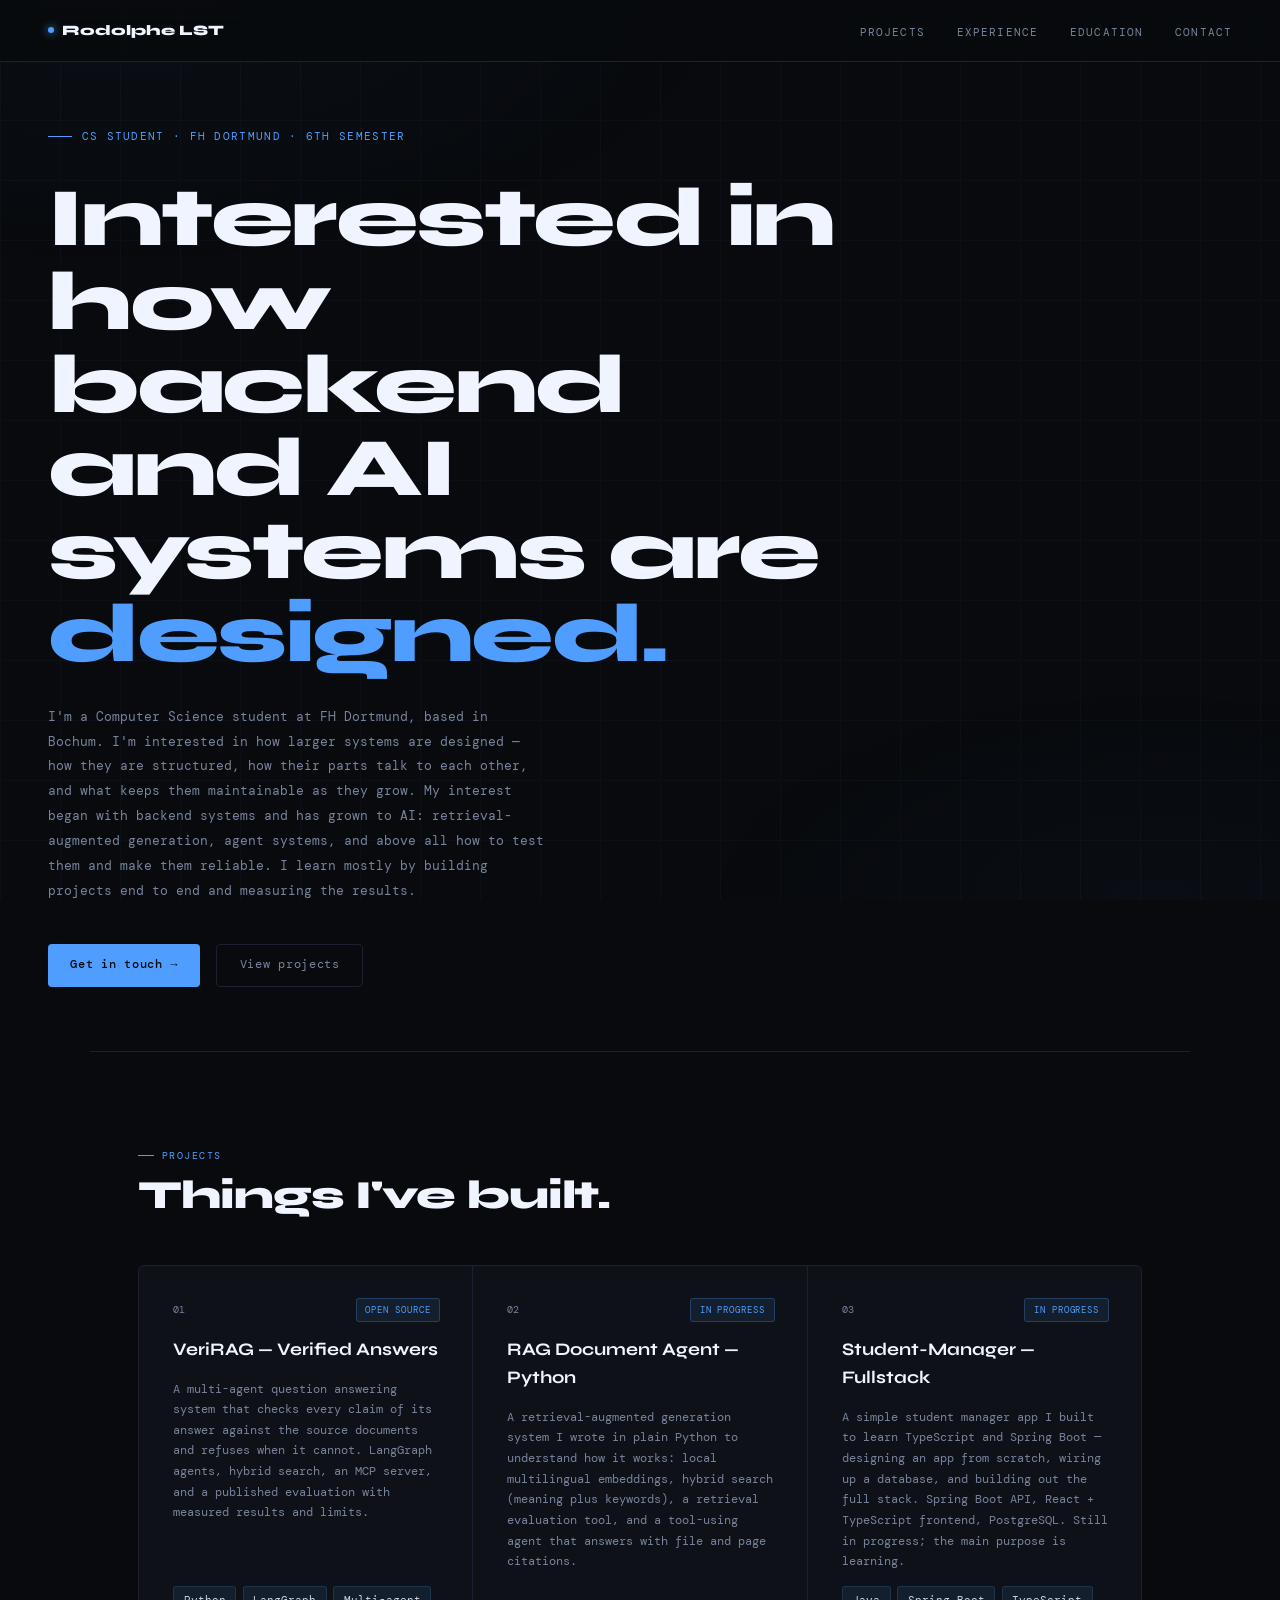
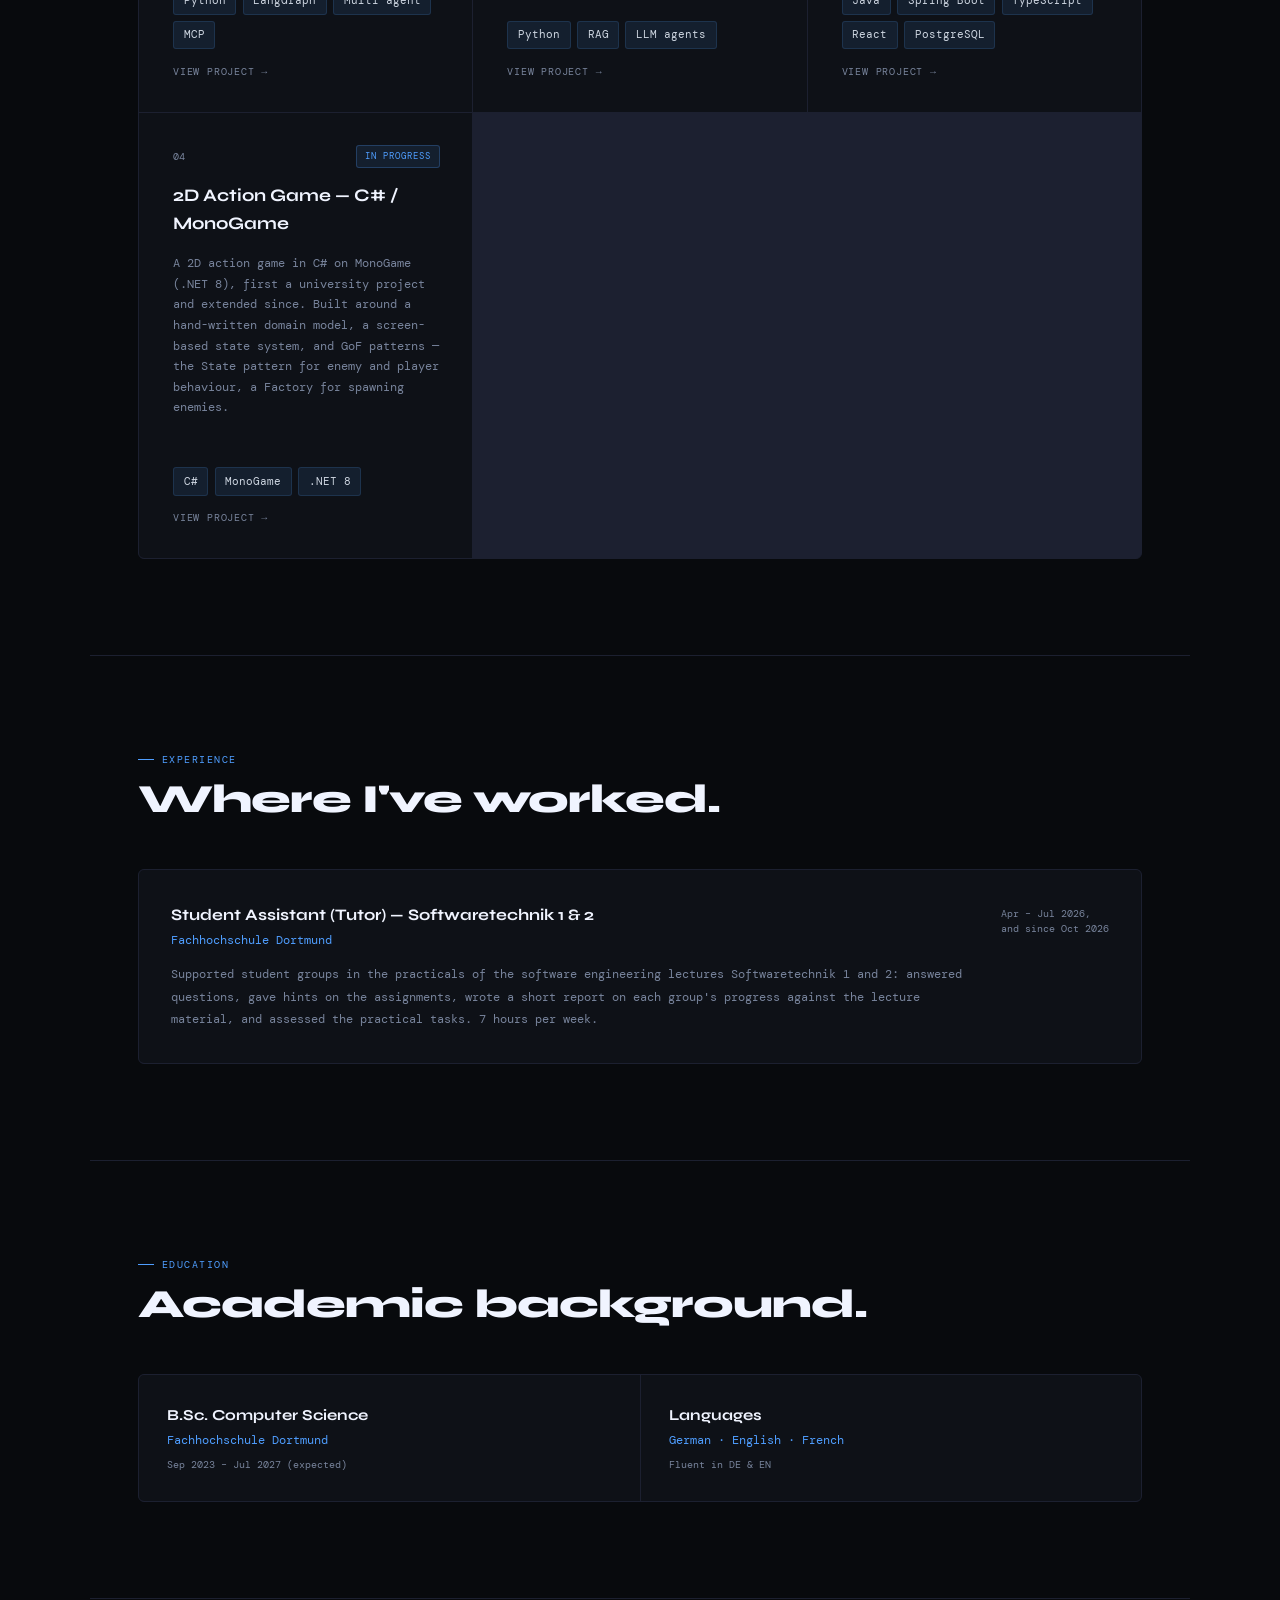
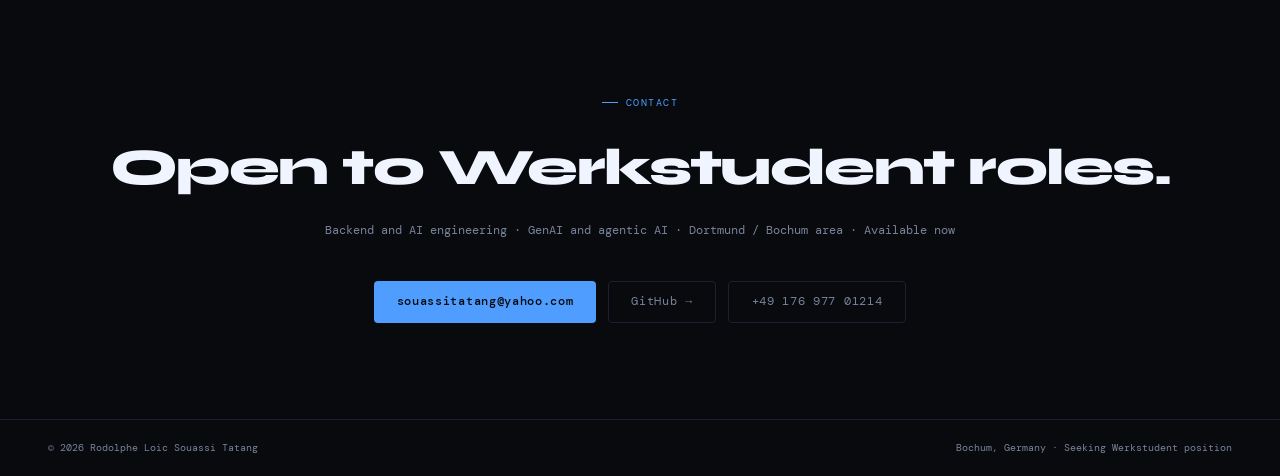
<file: index.html>
<!DOCTYPE html>
<html lang="en-GB">
<head>
  <meta charset="UTF-8" />
  <meta name="viewport" content="width=device-width, initial-scale=1.0"/>
  <title>Rodolphe Loic Souassi Tatang &mdash; CS Student, Backend and AI Systems</title>
  <meta name="description" content="Computer Science student at FH Dortmund, interested in how backend and AI systems are designed — retrieval-augmented generation, agent systems, and how to test and evaluate them. Portfolio and projects."/>
  <meta name="author" content="Rodolphe Loic Souassi Tatang"/>
  <link rel="canonical" href="https://rodolphe27.github.io/portfolio/"/>
  <meta name="theme-color" content="#080a0d"/>

  <meta property="og:type" content="website"/>
  <meta property="og:site_name" content="Rodolphe LST — Portfolio"/>
  <meta property="og:url" content="https://rodolphe27.github.io/portfolio/"/>
  <meta property="og:title" content="Rodolphe Loic Souassi Tatang — CS Student, Backend and AI Systems"/>
  <meta property="og:description" content="Computer Science student at FH Dortmund, interested in how backend and AI systems are designed — retrieval-augmented generation, agent systems, and how to test and evaluate them."/>
  <meta property="og:image" content="https://rodolphe27.github.io/portfolio/assets/og-image.png"/>
  <meta property="og:image:width" content="1200"/>
  <meta property="og:image:height" content="630"/>
  <meta name="twitter:card" content="summary_large_image"/>
  <meta name="twitter:title" content="Rodolphe Loic Souassi Tatang — CS Student, Backend and AI Systems"/>
  <meta name="twitter:description" content="Computer Science student at FH Dortmund, interested in how backend and AI systems are designed — retrieval-augmented generation, agent systems, and how to test and evaluate them."/>
  <meta name="twitter:image" content="https://rodolphe27.github.io/portfolio/assets/og-image.png"/>

  <link rel="icon" href="favicon.svg" type="image/svg+xml"/>
  <link rel="preconnect" href="https://fonts.googleapis.com"/>
  <link rel="preconnect" href="https://fonts.gstatic.com" crossorigin/>
  <link href="https://fonts.googleapis.com/css2?family=Syne:wght@400;600;700;800&family=DM+Mono:ital,wght@0,300;0,400;1,300&display=swap" rel="stylesheet"/>
  <link rel="stylesheet" href="css/style.css"/>
  <noscript><style>.reveal{opacity:1 !important;transform:none !important;}</style></noscript>
</head>
<body>

  <nav>
    <div class="nav-logo">
      <span class="nav-dot"></span>
      Rodolphe LST
    </div>
    <ul class="nav-links" id="nav-links">
      <li><a href="#projects">Projects</a></li>
      <li><a href="#experience">Experience</a></li>
      <li><a href="#education">Education</a></li>
      <li><a href="#contact">Contact</a></li>
    </ul>
    <button class="nav-toggle" type="button" aria-label="Toggle menu" aria-expanded="false" aria-controls="nav-links">
      <span></span><span></span><span></span>
    </button>
  </nav>

  <!-- HERO -->
  <div class="hero">
    <p class="hero-tag">CS Student &middot; FH Dortmund &middot; 6th semester</p>
    <h1>Interested in how backend<br>and AI systems are <em>designed.</em></h1>
    <p class="hero-sub">
      I'm a Computer Science student at FH Dortmund, based in Bochum. I'm interested in how larger systems are designed &mdash; how they are structured, how their parts talk to each other, and what keeps them maintainable as they grow. My interest began with backend systems and has grown to AI: retrieval-augmented generation, agent systems, and above all how to test them and make them reliable. I learn mostly by building projects end to end and measuring the results.
    </p>
    <div class="hero-cta">
      <a href="mailto:souassitatang@yahoo.com" class="btn btn-primary">Get in touch &rarr;</a>
      <a href="#projects" class="btn btn-ghost">View projects</a>
    </div>
  </div>

  <div class="divider"></div>

  <!-- PROJECTS -->
  <div class="section-wrap" id="projects">
    <p class="section-label reveal">Projects</p>
    <h2 class="section-title reveal">Things I've built.</h2>
    <div class="projects-grid reveal">

      <a href="projects/verirag.html" class="project-tile">
        <div class="project-tile-top">
          <span class="project-num">01</span>
          <span class="project-status">Open source</span>
        </div>
        <p class="project-tile-title">VeriRAG &mdash; Verified Answers</p>
        <p class="project-tile-desc">A multi-agent question answering system that checks every claim of its answer against the source documents and refuses when it cannot. LangGraph agents, hybrid search, an MCP server, and a published evaluation with measured results and limits.</p>
        <div class="project-tile-tags">
          <span class="skill-tag">Python</span>
          <span class="skill-tag">LangGraph</span>
          <span class="skill-tag">Multi-agent</span>
          <span class="skill-tag">MCP</span>
        </div>
        <span class="project-tile-arrow">View project &rarr;</span>
      </a>

      <a href="projects/rag-agent.html" class="project-tile">
        <div class="project-tile-top">
          <span class="project-num">02</span>
          <span class="project-status">In Progress</span>
        </div>
        <p class="project-tile-title">RAG Document Agent &mdash; Python</p>
        <p class="project-tile-desc">A retrieval-augmented generation system I wrote in plain Python to understand how it works: local multilingual embeddings, hybrid search (meaning plus keywords), a retrieval evaluation tool, and a tool-using agent that answers with file and page citations.</p>
        <div class="project-tile-tags">
          <span class="skill-tag">Python</span>
          <span class="skill-tag">RAG</span>
          <span class="skill-tag">LLM agents</span>
        </div>
        <span class="project-tile-arrow">View project &rarr;</span>
      </a>

      <a href="projects/student-manager.html" class="project-tile">
        <div class="project-tile-top">
          <span class="project-num">03</span>
          <span class="project-status">In Progress</span>
        </div>
        <p class="project-tile-title">Student-Manager &mdash; Fullstack</p>
        <p class="project-tile-desc">A simple student manager app I built to learn TypeScript and Spring Boot &mdash; designing an app from scratch, wiring up a database, and building out the full stack. Spring Boot API, React + TypeScript frontend, PostgreSQL. Still in progress; the main purpose is learning.</p>
        <div class="project-tile-tags">
          <span class="skill-tag">Java</span>
          <span class="skill-tag">Spring Boot</span>
          <span class="skill-tag">TypeScript</span>
          <span class="skill-tag">React</span>
          <span class="skill-tag">PostgreSQL</span>
        </div>
        <span class="project-tile-arrow">View project &rarr;</span>
      </a>

      <a href="projects/game-dev.html" class="project-tile">
        <div class="project-tile-top">
          <span class="project-num">04</span>
          <span class="project-status">In Progress</span>
        </div>
        <p class="project-tile-title">2D Action Game &mdash; C# / MonoGame</p>
        <p class="project-tile-desc">A 2D action game in C# on MonoGame (.NET 8), first a university project and extended since. Built around a hand-written domain model, a screen-based state system, and GoF patterns &mdash; the State pattern for enemy and player behaviour, a Factory for spawning enemies.</p>
        <div class="project-tile-tags">
          <span class="skill-tag">C#</span>
          <span class="skill-tag">MonoGame</span>
          <span class="skill-tag">.NET 8</span>
        </div>
        <span class="project-tile-arrow">View project &rarr;</span>
      </a>

    </div>
  </div>

  <div class="divider"></div>

  <!-- EXPERIENCE -->
  <div class="section-wrap" id="experience">
    <p class="section-label reveal">Experience</p>
    <h2 class="section-title reveal">Where I've worked.</h2>
    <div class="exp-list reveal">
      <div class="exp-item">
        <div>
          <p class="exp-role">Student Assistant (Tutor) &mdash; Softwaretechnik 1 &amp; 2</p>
          <p class="exp-company">Fachhochschule Dortmund</p>
          <p class="exp-desc">
            Supported student groups in the practicals of the software engineering lectures Softwaretechnik 1 and 2: answered questions, gave hints on the assignments, wrote a short report on each group's progress against the lecture material, and assessed the practical tasks. 7 hours per week.
          </p>
        </div>
        <p class="exp-date">Apr &ndash; Jul 2026,<br>and since Oct 2026</p>
      </div>
    </div>
  </div>

  <div class="divider"></div>

  <!-- EDUCATION -->
  <div class="section-wrap" id="education">
    <p class="section-label reveal">Education</p>
    <h2 class="section-title reveal">Academic background.</h2>
    <div class="edu-grid reveal">
      <div class="edu-item">
        <p class="edu-degree">B.Sc. Computer Science</p>
        <p class="edu-school">Fachhochschule Dortmund</p>
        <p class="edu-date">Sep 2023 &ndash; Jul 2027 (expected)</p>
      </div>
      <div class="edu-item">
        <p class="edu-degree">Languages</p>
        <p class="edu-school">German &middot; English &middot; French</p>
        <p class="edu-date">Fluent in DE &amp; EN</p>
      </div>
    </div>
  </div>

  <div class="divider"></div>

  <!-- CONTACT -->
  <div class="contact-wrap" id="contact">
    <p class="section-label section-label--centered">Contact</p>
    <h2 class="contact-title">Open to Werkstudent roles.</h2>
    <p class="contact-sub">Backend and AI engineering &middot; GenAI and agentic AI &middot; Dortmund / Bochum area &middot; Available now</p>
    <div class="contact-links">
      <a href="mailto:souassitatang@yahoo.com" class="btn btn-primary">souassitatang@yahoo.com</a>
      <a href="https://github.com/Rodolphe27" class="btn btn-ghost" target="_blank">GitHub &rarr;</a>
      <a href="tel:+4917697701214" class="btn btn-ghost">+49 176 977 01214</a>
    </div>
  </div>

  <footer>
    <p>&copy; 2026 Rodolphe Loic Souassi Tatang</p>
    <p>Bochum, Germany &middot; Seeking Werkstudent position</p>
  </footer>

  <script src="js/main.js"></script>
</body>
</html>
</file>
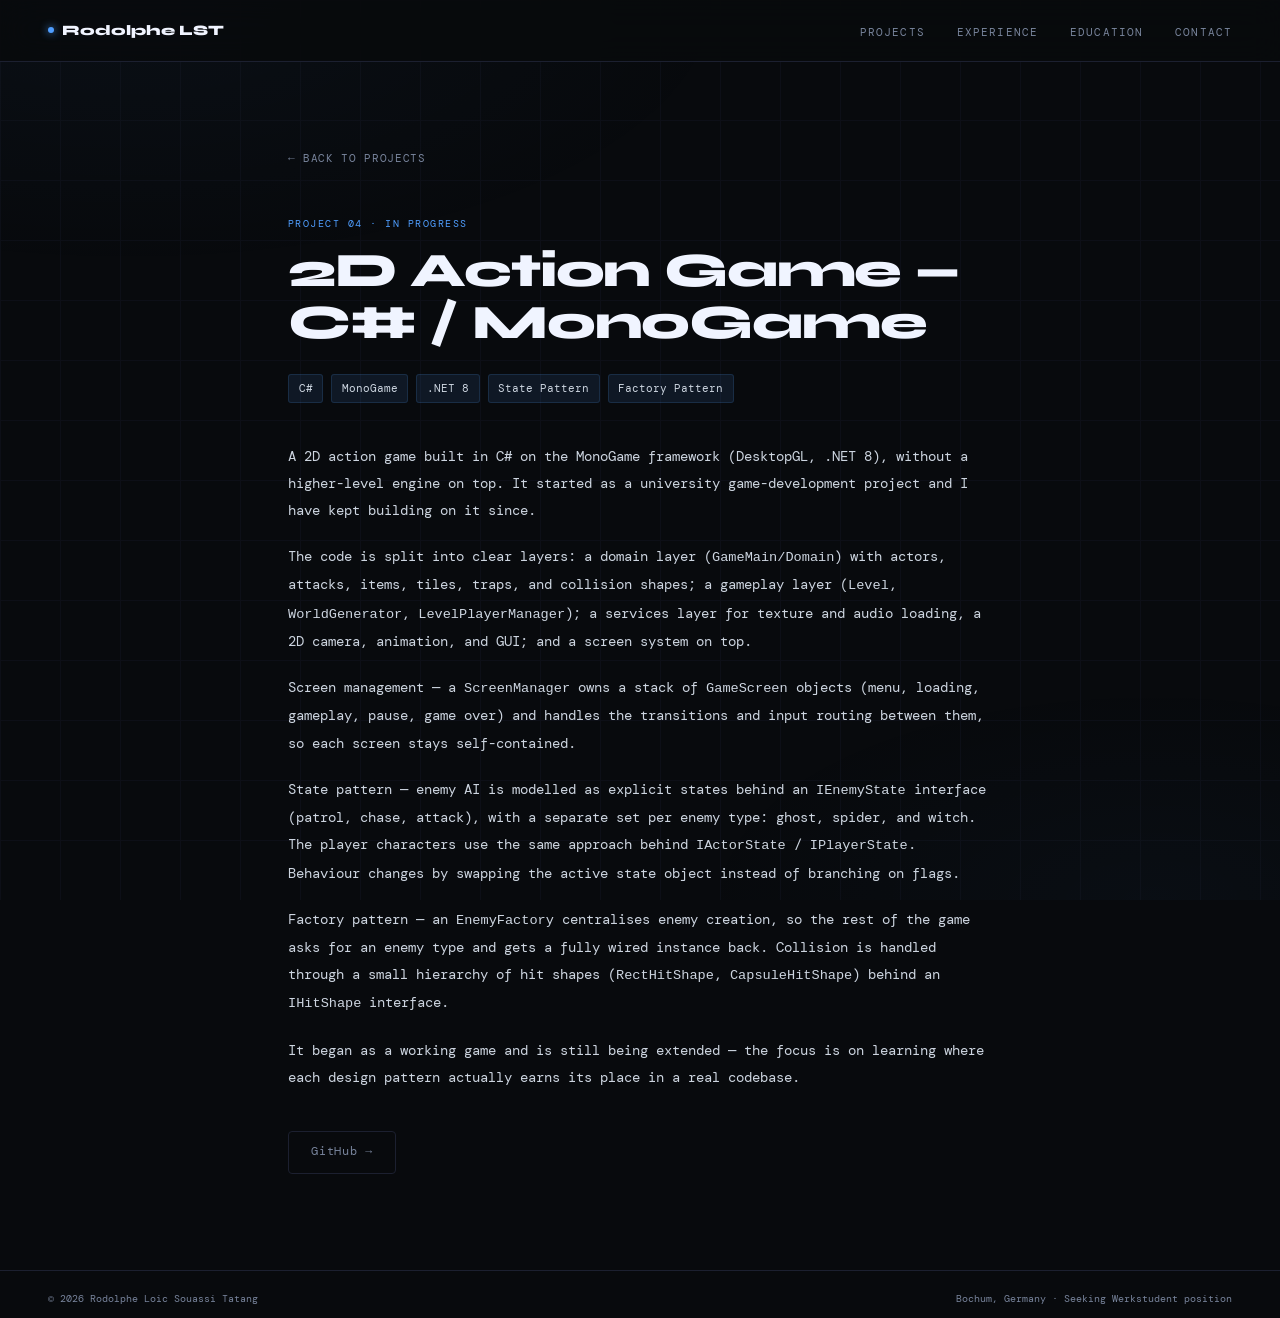
<file: projects/game-dev.html>
<!DOCTYPE html>
<html lang="en-GB">
<head>
  <meta charset="UTF-8" />
  <meta name="viewport" content="width=device-width, initial-scale=1.0"/>
  <title>2D Action Game &mdash; C# / MonoGame &mdash; Rodolphe Loic Souassi Tatang</title>
  <meta name="description" content="A 2D action game in C# on MonoGame (.NET 8), built around a screen-based state system and GoF design patterns — the State pattern for enemy and player AI, a Factory for enemy spawning."/>
  <meta name="author" content="Rodolphe Loic Souassi Tatang"/>
  <link rel="canonical" href="https://rodolphe27.github.io/portfolio/projects/game-dev.html"/>
  <meta name="theme-color" content="#080a0d"/>

  <meta property="og:type" content="article"/>
  <meta property="og:site_name" content="Rodolphe LST — Portfolio"/>
  <meta property="og:url" content="https://rodolphe27.github.io/portfolio/projects/game-dev.html"/>
  <meta property="og:title" content="2D Action Game — C# / MonoGame"/>
  <meta property="og:description" content="A 2D action game in C# on MonoGame (.NET 8), built around a screen-based state system and GoF design patterns — the State pattern for enemy and player AI, a Factory for enemy spawning."/>
  <meta property="og:image" content="https://rodolphe27.github.io/portfolio/assets/og-image.png"/>
  <meta property="og:image:width" content="1200"/>
  <meta property="og:image:height" content="630"/>
  <meta name="twitter:card" content="summary_large_image"/>
  <meta name="twitter:title" content="2D Action Game — C# / MonoGame"/>
  <meta name="twitter:description" content="A 2D action game in C# on MonoGame (.NET 8), built around a screen-based state system and GoF design patterns — the State pattern for enemy and player AI, a Factory for enemy spawning."/>
  <meta name="twitter:image" content="https://rodolphe27.github.io/portfolio/assets/og-image.png"/>

  <link rel="icon" href="../favicon.svg" type="image/svg+xml"/>
  <link rel="preconnect" href="https://fonts.googleapis.com"/>
  <link rel="preconnect" href="https://fonts.gstatic.com" crossorigin/>
  <link href="https://fonts.googleapis.com/css2?family=Syne:wght@400;600;700;800&family=DM+Mono:ital,wght@0,300;0,400;1,300&display=swap" rel="stylesheet"/>
  <link rel="stylesheet" href="../css/style.css"/>
  <noscript><style>.reveal{opacity:1 !important;transform:none !important;}</style></noscript>
</head>
<body>

  <nav>
    <div class="nav-logo">
      <span class="nav-dot"></span>
      Rodolphe LST
    </div>
    <ul class="nav-links" id="nav-links">
      <li><a href="../index.html#projects">Projects</a></li>
      <li><a href="../index.html#experience">Experience</a></li>
      <li><a href="../index.html#education">Education</a></li>
      <li><a href="../index.html#contact">Contact</a></li>
    </ul>
    <button class="nav-toggle" type="button" aria-label="Toggle menu" aria-expanded="false" aria-controls="nav-links">
      <span></span><span></span><span></span>
    </button>
  </nav>

  <div class="detail-wrap">
    <a href="../index.html#projects" class="detail-back">&larr; Back to projects</a>

    <p class="detail-label">Project 04 &middot; In Progress</p>
    <h1 class="detail-title">2D Action Game &mdash; C# / MonoGame</h1>

    <div class="detail-tags">
      <span class="skill-tag">C#</span>
      <span class="skill-tag">MonoGame</span>
      <span class="skill-tag">.NET 8</span>
      <span class="skill-tag">State Pattern</span>
      <span class="skill-tag">Factory Pattern</span>
    </div>

    <div class="detail-body">
      <p>
        A 2D action game built in C# on the MonoGame framework (DesktopGL, .NET 8), without a higher-level engine on top. It started as a university game-development project and I have kept building on it since.
      </p>
      <p>
        The code is split into clear layers: a domain layer (<code>GameMain/Domain</code>) with actors, attacks, items, tiles, traps, and collision shapes; a gameplay layer (<code>Level</code>, <code>WorldGenerator</code>, <code>LevelPlayerManager</code>); a services layer for texture and audio loading, a 2D camera, animation, and GUI; and a screen system on top.
      </p>
      <p>
        Screen management &mdash; a <code>ScreenManager</code> owns a stack of <code>GameScreen</code> objects (menu, loading, gameplay, pause, game over) and handles the transitions and input routing between them, so each screen stays self-contained.
      </p>
      <p>
        State pattern &mdash; enemy AI is modelled as explicit states behind an <code>IEnemyState</code> interface (patrol, chase, attack), with a separate set per enemy type: ghost, spider, and witch. The player characters use the same approach behind <code>IActorState</code> / <code>IPlayerState</code>. Behaviour changes by swapping the active state object instead of branching on flags.
      </p>
      <p>
        Factory pattern &mdash; an <code>EnemyFactory</code> centralises enemy creation, so the rest of the game asks for an enemy type and gets a fully wired instance back. Collision is handled through a small hierarchy of hit shapes (<code>RectHitShape</code>, <code>CapsuleHitShape</code>) behind an <code>IHitShape</code> interface.
      </p>
      <p>
        It began as a working game and is still being extended &mdash; the focus is on learning where each design pattern actually earns its place in a real codebase.
      </p>
    </div>

    <div class="detail-links">
      <a href="https://github.com/Rodolphe27/Game-dev-refactor" class="btn btn-ghost" target="_blank">GitHub &rarr;</a>
    </div>
  </div>

  <footer>
    <p>&copy; 2026 Rodolphe Loic Souassi Tatang</p>
    <p>Bochum, Germany &middot; Seeking Werkstudent position</p>
  </footer>

  <script src="../js/main.js"></script>
</body>
</html>
</file>
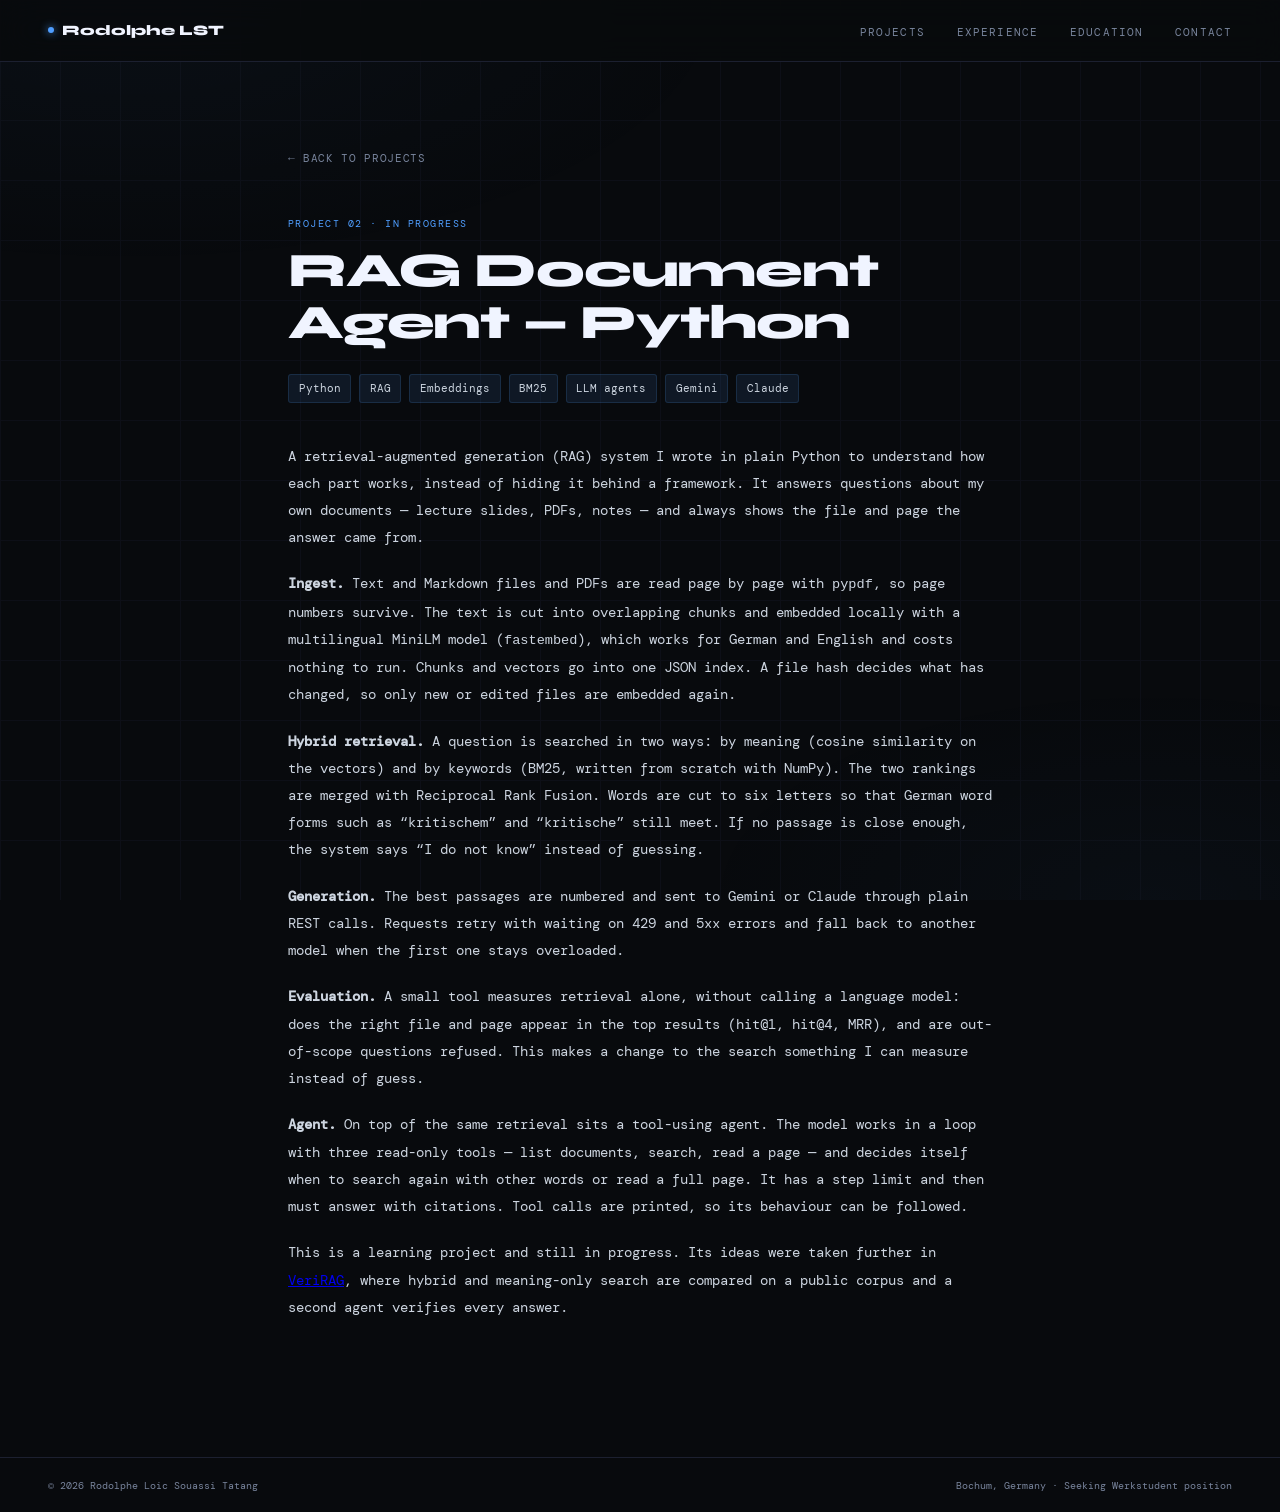
<file: projects/rag-agent.html>
<!DOCTYPE html>
<html lang="en-GB">
<head>
  <meta charset="UTF-8" />
  <meta name="viewport" content="width=device-width, initial-scale=1.0"/>
  <title>RAG Document Agent &mdash; Python &mdash; Rodolphe Loic Souassi Tatang</title>
  <meta name="description" content="A retrieval-augmented generation system and document agent in plain Python: local multilingual embeddings, hybrid search, a retrieval evaluation tool and a tool-using agent."/>
  <meta name="author" content="Rodolphe Loic Souassi Tatang"/>
  <link rel="canonical" href="https://rodolphe27.github.io/portfolio/projects/rag-agent.html"/>
  <meta name="theme-color" content="#080a0d"/>

  <meta property="og:type" content="article"/>
  <meta property="og:site_name" content="Rodolphe LST — Portfolio"/>
  <meta property="og:url" content="https://rodolphe27.github.io/portfolio/projects/rag-agent.html"/>
  <meta property="og:title" content="RAG Document Agent — Python"/>
  <meta property="og:description" content="A retrieval-augmented generation system and document agent in plain Python: local multilingual embeddings, hybrid search, a retrieval evaluation tool and a tool-using agent."/>
  <meta property="og:image" content="https://rodolphe27.github.io/portfolio/assets/og-image.png"/>
  <meta property="og:image:width" content="1200"/>
  <meta property="og:image:height" content="630"/>
  <meta name="twitter:card" content="summary_large_image"/>
  <meta name="twitter:title" content="RAG Document Agent — Python"/>
  <meta name="twitter:description" content="A retrieval-augmented generation system and document agent in plain Python: local multilingual embeddings, hybrid search, a retrieval evaluation tool and a tool-using agent."/>
  <meta name="twitter:image" content="https://rodolphe27.github.io/portfolio/assets/og-image.png"/>

  <link rel="icon" href="../favicon.svg" type="image/svg+xml"/>
  <link rel="preconnect" href="https://fonts.googleapis.com"/>
  <link rel="preconnect" href="https://fonts.gstatic.com" crossorigin/>
  <link href="https://fonts.googleapis.com/css2?family=Syne:wght@400;600;700;800&family=DM+Mono:ital,wght@0,300;0,400;1,300&display=swap" rel="stylesheet"/>
  <link rel="stylesheet" href="../css/style.css"/>
  <noscript><style>.reveal{opacity:1 !important;transform:none !important;}</style></noscript>
</head>
<body>

  <nav>
    <div class="nav-logo">
      <span class="nav-dot"></span>
      Rodolphe LST
    </div>
    <ul class="nav-links" id="nav-links">
      <li><a href="../index.html#projects">Projects</a></li>
      <li><a href="../index.html#experience">Experience</a></li>
      <li><a href="../index.html#education">Education</a></li>
      <li><a href="../index.html#contact">Contact</a></li>
    </ul>
    <button class="nav-toggle" type="button" aria-label="Toggle menu" aria-expanded="false" aria-controls="nav-links">
      <span></span><span></span><span></span>
    </button>
  </nav>

  <div class="detail-wrap">
    <a href="../index.html#projects" class="detail-back">&larr; Back to projects</a>

    <p class="detail-label">Project 02 &middot; In Progress</p>
    <h1 class="detail-title">RAG Document Agent &mdash; Python</h1>

    <div class="detail-tags">
      <span class="skill-tag">Python</span>
      <span class="skill-tag">RAG</span>
      <span class="skill-tag">Embeddings</span>
      <span class="skill-tag">BM25</span>
      <span class="skill-tag">LLM agents</span>
      <span class="skill-tag">Gemini</span>
      <span class="skill-tag">Claude</span>
    </div>

    <div class="detail-body">
      <p>
        A retrieval-augmented generation (RAG) system I wrote in plain Python to understand how each part works, instead of hiding it behind a framework. It answers questions about my own documents &mdash; lecture slides, PDFs, notes &mdash; and always shows the file and page the answer came from.
      </p>
      <p>
        <strong>Ingest.</strong> Text and Markdown files and PDFs are read page by page with <code>pypdf</code>, so page numbers survive. The text is cut into overlapping chunks and embedded locally with a multilingual MiniLM model (<code>fastembed</code>), which works for German and English and costs nothing to run. Chunks and vectors go into one JSON index. A file hash decides what has changed, so only new or edited files are embedded again.
      </p>
      <p>
        <strong>Hybrid retrieval.</strong> A question is searched in two ways: by meaning (cosine similarity on the vectors) and by keywords (BM25, written from scratch with NumPy). The two rankings are merged with Reciprocal Rank Fusion. Words are cut to six letters so that German word forms such as &ldquo;kritischem&rdquo; and &ldquo;kritische&rdquo; still meet. If no passage is close enough, the system says &ldquo;I do not know&rdquo; instead of guessing.
      </p>
      <p>
        <strong>Generation.</strong> The best passages are numbered and sent to Gemini or Claude through plain REST calls. Requests retry with waiting on 429 and 5xx errors and fall back to another model when the first one stays overloaded.
      </p>
      <p>
        <strong>Evaluation.</strong> A small tool measures retrieval alone, without calling a language model: does the right file and page appear in the top results (hit@1, hit@4, MRR), and are out-of-scope questions refused. This makes a change to the search something I can measure instead of guess.
      </p>
      <p>
        <strong>Agent.</strong> On top of the same retrieval sits a tool-using agent. The model works in a loop with three read-only tools &mdash; list documents, search, read a page &mdash; and decides itself when to search again with other words or read a full page. It has a step limit and then must answer with citations. Tool calls are printed, so its behaviour can be followed.
      </p>
      <p>
        This is a learning project and still in progress. Its ideas were taken further in <a href="verirag.html">VeriRAG</a>, where hybrid and meaning-only search are compared on a public corpus and a second agent verifies every answer.
      </p>
    </div>
  </div>

  <footer>
    <p>&copy; 2026 Rodolphe Loic Souassi Tatang</p>
    <p>Bochum, Germany &middot; Seeking Werkstudent position</p>
  </footer>

  <script src="../js/main.js"></script>
</body>
</html>
</file>
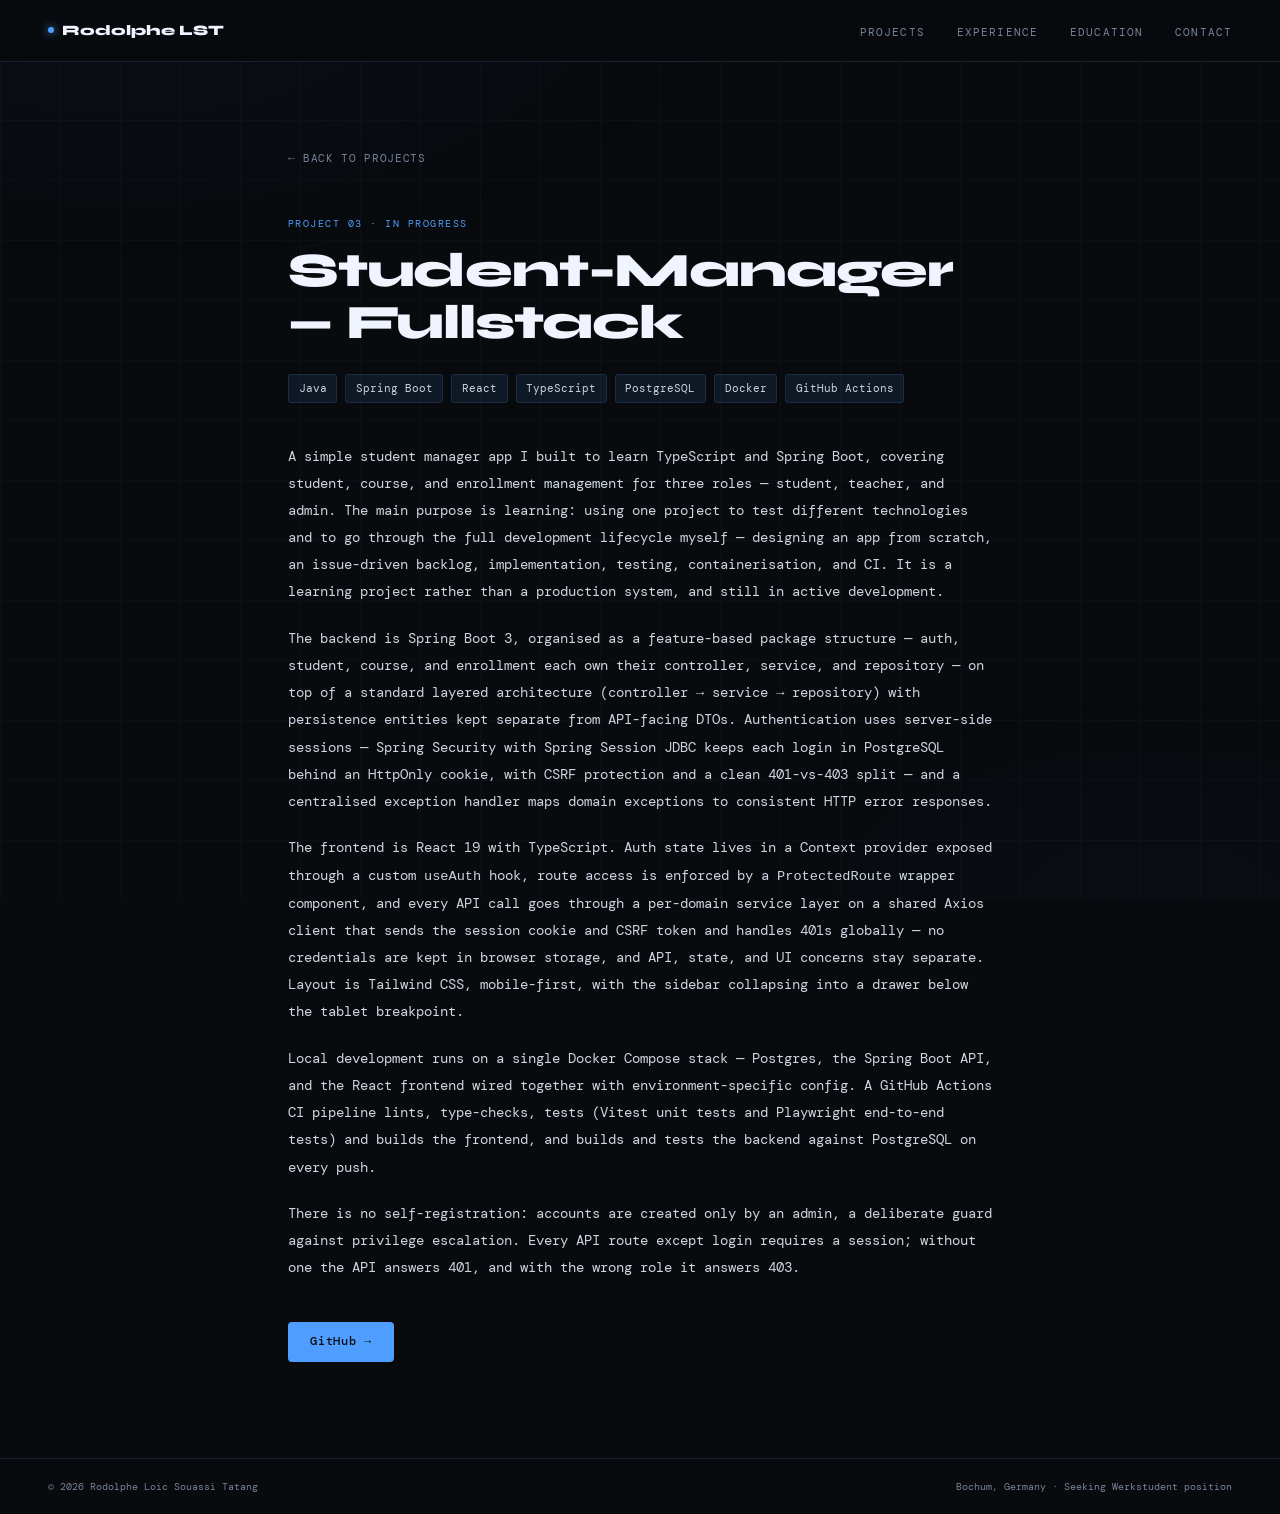
<file: projects/student-manager.html>
<!DOCTYPE html>
<html lang="en-GB">
<head>
  <meta charset="UTF-8" />
  <meta name="viewport" content="width=device-width, initial-scale=1.0"/>
  <title>Student-Manager &mdash; Fullstack &mdash; Rodolphe Loic Souassi Tatang</title>
  <meta name="description" content="A simple student manager app to learn TypeScript and Spring Boot: Spring Boot API with session-based auth, React + TypeScript frontend, PostgreSQL, GitHub Actions CI."/>
  <meta name="author" content="Rodolphe Loic Souassi Tatang"/>
  <link rel="canonical" href="https://rodolphe27.github.io/portfolio/projects/student-manager.html"/>
  <meta name="theme-color" content="#080a0d"/>

  <meta property="og:type" content="article"/>
  <meta property="og:site_name" content="Rodolphe LST — Portfolio"/>
  <meta property="og:url" content="https://rodolphe27.github.io/portfolio/projects/student-manager.html"/>
  <meta property="og:title" content="Student-Manager — Fullstack"/>
  <meta property="og:description" content="A simple student manager app to learn TypeScript and Spring Boot: Spring Boot API, React + TypeScript frontend, PostgreSQL, CI."/>
  <meta property="og:image" content="https://rodolphe27.github.io/portfolio/assets/og-image.png"/>
  <meta property="og:image:width" content="1200"/>
  <meta property="og:image:height" content="630"/>
  <meta name="twitter:card" content="summary_large_image"/>
  <meta name="twitter:title" content="Student-Manager — Fullstack"/>
  <meta name="twitter:description" content="A simple student manager app to learn TypeScript and Spring Boot: Spring Boot API, React + TypeScript frontend, PostgreSQL, CI."/>
  <meta name="twitter:image" content="https://rodolphe27.github.io/portfolio/assets/og-image.png"/>

  <link rel="icon" href="../favicon.svg" type="image/svg+xml"/>
  <link rel="preconnect" href="https://fonts.googleapis.com"/>
  <link rel="preconnect" href="https://fonts.gstatic.com" crossorigin/>
  <link href="https://fonts.googleapis.com/css2?family=Syne:wght@400;600;700;800&family=DM+Mono:ital,wght@0,300;0,400;1,300&display=swap" rel="stylesheet"/>
  <link rel="stylesheet" href="../css/style.css"/>
  <noscript><style>.reveal{opacity:1 !important;transform:none !important;}</style></noscript>
</head>
<body>

  <nav>
    <div class="nav-logo">
      <span class="nav-dot"></span>
      Rodolphe LST
    </div>
    <ul class="nav-links" id="nav-links">
      <li><a href="../index.html#projects">Projects</a></li>
      <li><a href="../index.html#experience">Experience</a></li>
      <li><a href="../index.html#education">Education</a></li>
      <li><a href="../index.html#contact">Contact</a></li>
    </ul>
    <button class="nav-toggle" type="button" aria-label="Toggle menu" aria-expanded="false" aria-controls="nav-links">
      <span></span><span></span><span></span>
    </button>
  </nav>

  <div class="detail-wrap">
    <a href="../index.html#projects" class="detail-back">&larr; Back to projects</a>

    <p class="detail-label">Project 03 &middot; In Progress</p>
    <h1 class="detail-title">Student-Manager &mdash; Fullstack</h1>

    <div class="detail-tags">
      <span class="skill-tag">Java</span>
      <span class="skill-tag">Spring Boot</span>
      <span class="skill-tag">React</span>
      <span class="skill-tag">TypeScript</span>
      <span class="skill-tag">PostgreSQL</span>
      <span class="skill-tag">Docker</span>
      <span class="skill-tag">GitHub Actions</span>
    </div>

    <div class="detail-body">
      <p>
        A simple student manager app I built to learn TypeScript and Spring Boot, covering student, course, and enrollment management for three roles &mdash; student, teacher, and admin. The main purpose is learning: using one project to test different technologies and to go through the full development lifecycle myself &mdash; designing an app from scratch, an issue-driven backlog, implementation, testing, containerisation, and CI. It is a learning project rather than a production system, and still in active development.
      </p>
      <p>
        The backend is Spring Boot 3, organised as a feature-based package structure &mdash; auth, student, course, and enrollment each own their controller, service, and repository &mdash; on top of a standard layered architecture (controller &rarr; service &rarr; repository) with persistence entities kept separate from API-facing DTOs. Authentication uses server-side sessions &mdash; Spring Security with Spring Session JDBC keeps each login in PostgreSQL behind an HttpOnly cookie, with CSRF protection and a clean 401-vs-403 split &mdash; and a centralised exception handler maps domain exceptions to consistent HTTP error responses.
      </p>
      <p>
        The frontend is React 19 with TypeScript. Auth state lives in a Context provider exposed through a custom <code>useAuth</code> hook, route access is enforced by a <code>ProtectedRoute</code> wrapper component, and every API call goes through a per-domain service layer on a shared Axios client that sends the session cookie and CSRF token and handles 401s globally &mdash; no credentials are kept in browser storage, and API, state, and UI concerns stay separate. Layout is Tailwind CSS, mobile-first, with the sidebar collapsing into a drawer below the tablet breakpoint.
      </p>
      <p>
        Local development runs on a single Docker Compose stack &mdash; Postgres, the Spring Boot API, and the React frontend wired together with environment-specific config. A GitHub Actions CI pipeline lints, type-checks, tests (Vitest unit tests and Playwright end-to-end tests) and builds the frontend, and builds and tests the backend against PostgreSQL on every push.
      </p>
      <p>
        There is no self-registration: accounts are created only by an admin, a deliberate guard against privilege escalation. Every API route except login requires a session; without one the API answers 401, and with the wrong role it answers 403.
      </p>
    </div>

    <div class="detail-links">
      <a href="https://github.com/Rodolphe27/student-manager" class="btn btn-primary" target="_blank">GitHub &rarr;</a>
    </div>
  </div>

  <footer>
    <p>&copy; 2026 Rodolphe Loic Souassi Tatang</p>
    <p>Bochum, Germany &middot; Seeking Werkstudent position</p>
  </footer>

  <script src="../js/main.js"></script>
</body>
</html>
</file>
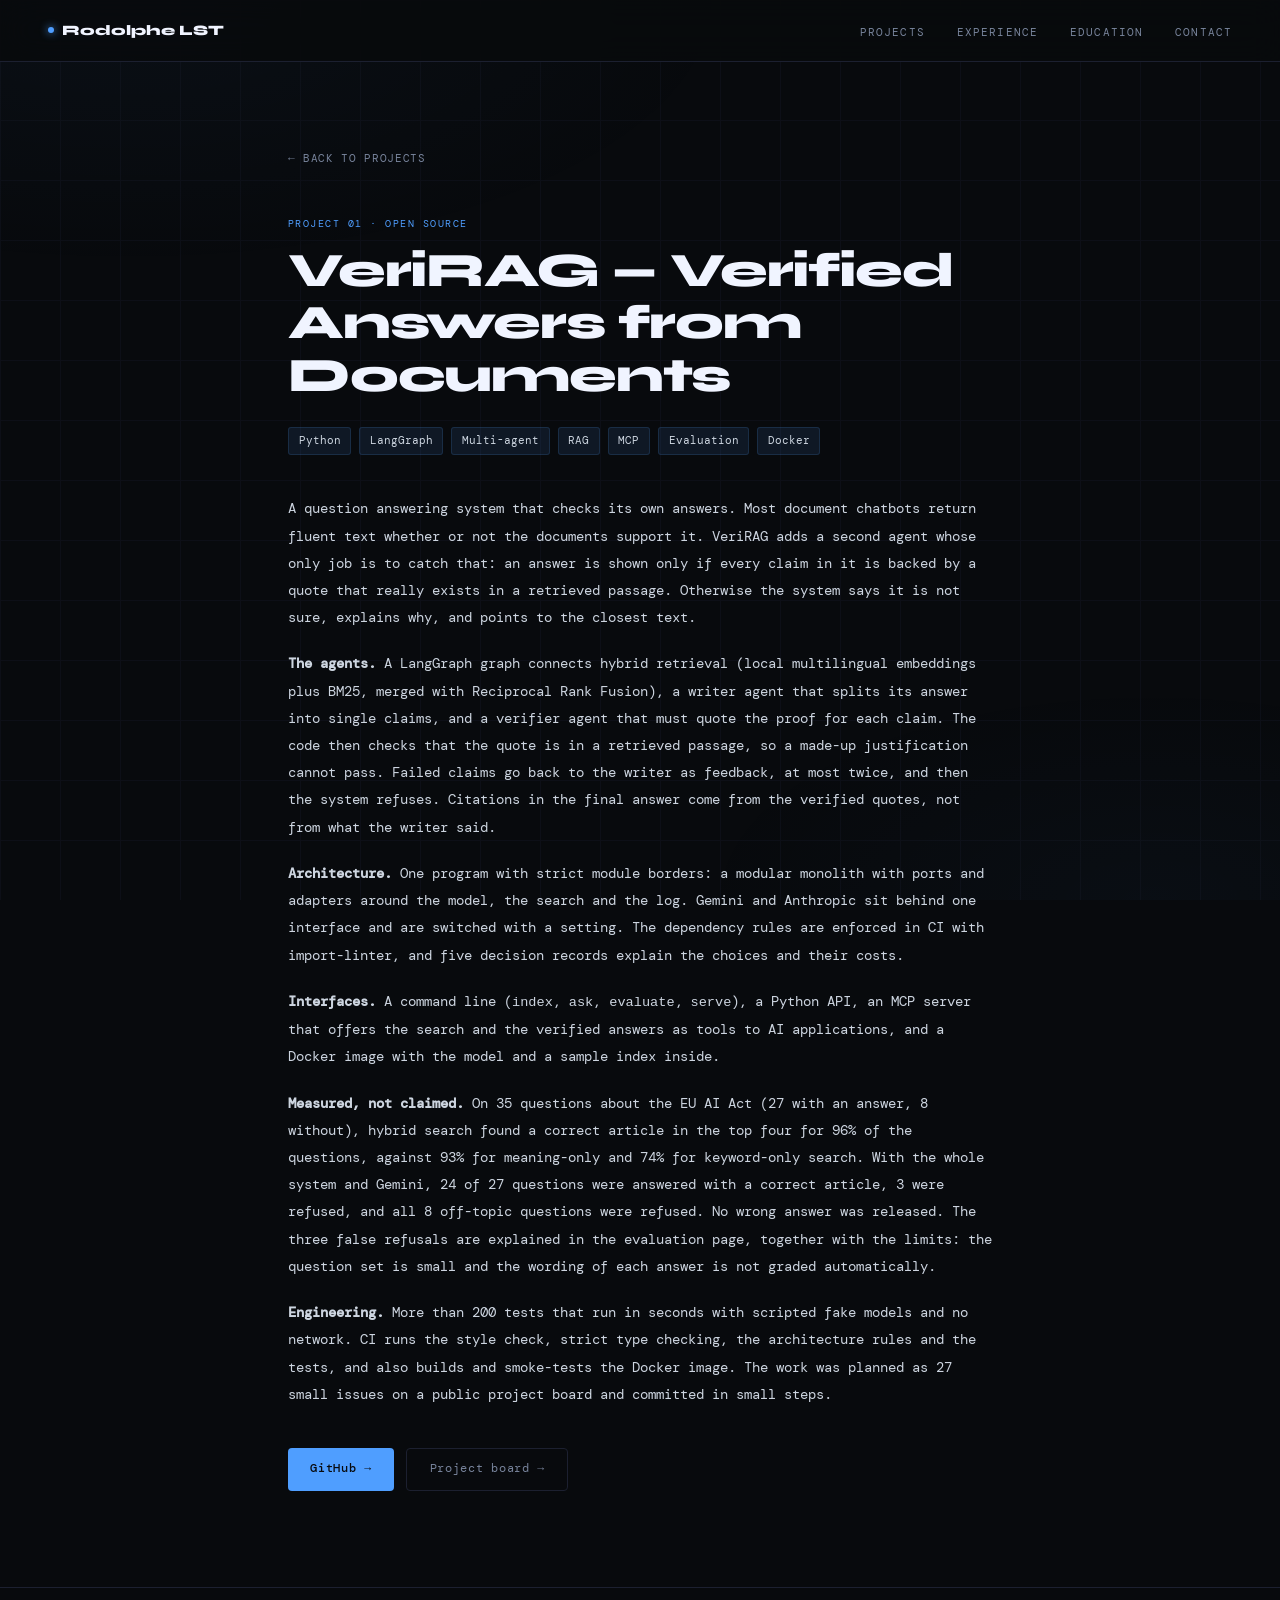
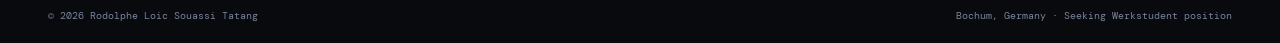
<file: projects/verirag.html>
<!DOCTYPE html>
<html lang="en-GB">
<head>
  <meta charset="UTF-8" />
  <meta name="viewport" content="width=device-width, initial-scale=1.0"/>
  <title>VeriRAG &mdash; Verified Answers from Documents &mdash; Rodolphe Loic Souassi Tatang</title>
  <meta name="description" content="A multi-agent question answering system in Python that checks every claim of its answer against the source documents, refuses when it cannot, and offers its search as an MCP server."/>
  <meta name="author" content="Rodolphe Loic Souassi Tatang"/>
  <link rel="canonical" href="https://rodolphe27.github.io/portfolio/projects/verirag.html"/>
  <meta name="theme-color" content="#080a0d"/>

  <meta property="og:type" content="article"/>
  <meta property="og:site_name" content="Rodolphe LST — Portfolio"/>
  <meta property="og:url" content="https://rodolphe27.github.io/portfolio/projects/verirag.html"/>
  <meta property="og:title" content="VeriRAG — Verified Answers from Documents"/>
  <meta property="og:description" content="A multi-agent question answering system in Python that checks every claim of its answer against the source documents, refuses when it cannot, and offers its search as an MCP server."/>
  <meta property="og:image" content="https://rodolphe27.github.io/portfolio/assets/og-image.png"/>
  <meta property="og:image:width" content="1200"/>
  <meta property="og:image:height" content="630"/>
  <meta name="twitter:card" content="summary_large_image"/>
  <meta name="twitter:title" content="VeriRAG — Verified Answers from Documents"/>
  <meta name="twitter:description" content="A multi-agent question answering system in Python that checks every claim of its answer against the source documents, refuses when it cannot, and offers its search as an MCP server."/>
  <meta name="twitter:image" content="https://rodolphe27.github.io/portfolio/assets/og-image.png"/>

  <link rel="icon" href="../favicon.svg" type="image/svg+xml"/>
  <link rel="preconnect" href="https://fonts.googleapis.com"/>
  <link rel="preconnect" href="https://fonts.gstatic.com" crossorigin/>
  <link href="https://fonts.googleapis.com/css2?family=Syne:wght@400;600;700;800&family=DM+Mono:ital,wght@0,300;0,400;1,300&display=swap" rel="stylesheet"/>
  <link rel="stylesheet" href="../css/style.css"/>
  <noscript><style>.reveal{opacity:1 !important;transform:none !important;}</style></noscript>
</head>
<body>

  <nav>
    <div class="nav-logo">
      <span class="nav-dot"></span>
      Rodolphe LST
    </div>
    <ul class="nav-links" id="nav-links">
      <li><a href="../index.html#projects">Projects</a></li>
      <li><a href="../index.html#experience">Experience</a></li>
      <li><a href="../index.html#education">Education</a></li>
      <li><a href="../index.html#contact">Contact</a></li>
    </ul>
    <button class="nav-toggle" type="button" aria-label="Toggle menu" aria-expanded="false" aria-controls="nav-links">
      <span></span><span></span><span></span>
    </button>
  </nav>

  <div class="detail-wrap">
    <a href="../index.html#projects" class="detail-back">&larr; Back to projects</a>

    <p class="detail-label">Project 01 &middot; Open source</p>
    <h1 class="detail-title">VeriRAG &mdash; Verified Answers from Documents</h1>

    <div class="detail-tags">
      <span class="skill-tag">Python</span>
      <span class="skill-tag">LangGraph</span>
      <span class="skill-tag">Multi-agent</span>
      <span class="skill-tag">RAG</span>
      <span class="skill-tag">MCP</span>
      <span class="skill-tag">Evaluation</span>
      <span class="skill-tag">Docker</span>
    </div>

    <div class="detail-body">
      <p>
        A question answering system that checks its own answers. Most document chatbots return fluent text whether or not the documents support it. VeriRAG adds a second agent whose only job is to catch that: an answer is shown only if every claim in it is backed by a quote that really exists in a retrieved passage. Otherwise the system says it is not sure, explains why, and points to the closest text.
      </p>
      <p>
        <strong>The agents.</strong> A LangGraph graph connects hybrid retrieval (local multilingual embeddings plus BM25, merged with Reciprocal Rank Fusion), a writer agent that splits its answer into single claims, and a verifier agent that must quote the proof for each claim. The code then checks that the quote is in a retrieved passage, so a made-up justification cannot pass. Failed claims go back to the writer as feedback, at most twice, and then the system refuses. Citations in the final answer come from the verified quotes, not from what the writer said.
      </p>
      <p>
        <strong>Architecture.</strong> One program with strict module borders: a modular monolith with ports and adapters around the model, the search and the log. Gemini and Anthropic sit behind one interface and are switched with a setting. The dependency rules are enforced in CI with import-linter, and five decision records explain the choices and their costs.
      </p>
      <p>
        <strong>Interfaces.</strong> A command line (<code>index</code>, <code>ask</code>, <code>evaluate</code>, <code>serve</code>), a Python API, an MCP server that offers the search and the verified answers as tools to AI applications, and a Docker image with the model and a sample index inside.
      </p>
      <p>
        <strong>Measured, not claimed.</strong> On 35 questions about the EU AI Act (27 with an answer, 8 without), hybrid search found a correct article in the top four for 96% of the questions, against 93% for meaning-only and 74% for keyword-only search. With the whole system and Gemini, 24 of 27 questions were answered with a correct article, 3 were refused, and all 8 off-topic questions were refused. No wrong answer was released. The three false refusals are explained in the evaluation page, together with the limits: the question set is small and the wording of each answer is not graded automatically.
      </p>
      <p>
        <strong>Engineering.</strong> More than 200 tests that run in seconds with scripted fake models and no network. CI runs the style check, strict type checking, the architecture rules and the tests, and also builds and smoke-tests the Docker image. The work was planned as 27 small issues on a public project board and committed in small steps.
      </p>
    </div>

    <div class="detail-links">
      <a href="https://github.com/Rodolphe27/verirag" class="btn btn-primary" target="_blank" rel="noopener">GitHub &rarr;</a>
      <a href="https://github.com/users/Rodolphe27/projects/13" class="btn btn-ghost" target="_blank" rel="noopener">Project board &rarr;</a>
    </div>
  </div>

  <footer>
    <p>&copy; 2026 Rodolphe Loic Souassi Tatang</p>
    <p>Bochum, Germany &middot; Seeking Werkstudent position</p>
  </footer>

  <script src="../js/main.js"></script>
</body>
</html>
</file>
<file: css/style.css>
/* ============================================================
   RESET & CUSTOM PROPERTIES
   ============================================================ */

*, *::before, *::after {
  box-sizing: border-box;
  margin: 0;
  padding: 0;
}

:root {
  --bg:          #080a0d;
  --surface:     #0e1117;
  --surface2:    #141720;
  --border:      #1c2030;
  --accent:      #4f9eff;
  --accent-dim:  rgba(79, 158, 255, 0.1);
  --text:        #cdd5e0;
  --muted:       #78849c;
  --white:       #f0f4ff;
}

html { scroll-behavior: smooth; }

/* ============================================================
   BASE
   ============================================================ */

body {
  font-family: 'DM Mono', monospace;
  background: var(--bg);
  color: var(--text);
  line-height: 1.6;
  overflow-x: hidden;
}

/* Ambient gradient overlay */
body::before {
  content: '';
  position: fixed;
  inset: 0;
  background:
    radial-gradient(ellipse 80% 50% at 10% 0%,  rgba(79, 158, 255, 0.04) 0%, transparent 60%),
    radial-gradient(ellipse 60% 40% at 90% 100%, rgba(79, 158, 255, 0.03) 0%, transparent 60%);
  pointer-events: none;
  z-index: 0;
}

/* Grid texture overlay */
body::after {
  content: '';
  position: fixed;
  inset: 0;
  background-image:
    linear-gradient(var(--border) 1px, transparent 1px),
    linear-gradient(90deg, var(--border) 1px, transparent 1px);
  background-size: 60px 60px;
  opacity: 0.3;
  pointer-events: none;
  z-index: 0;
}

* { position: relative; z-index: 1; }

/* ============================================================
   NAVIGATION
   ============================================================ */

nav {
  position: fixed;
  top: 0; left: 0; right: 0;
  z-index: 100;
  display: flex;
  justify-content: space-between;
  align-items: center;
  padding: 1.1rem 3rem;
  border-bottom: 1px solid var(--border);
  background: rgba(8, 10, 13, 0.9);
  backdrop-filter: blur(16px);
}

.nav-logo {
  font-family: 'Syne', sans-serif;
  font-weight: 800;
  font-size: 0.9rem;
  color: var(--white);
  display: flex;
  align-items: center;
  gap: 0.5rem;
}

.nav-dot {
  width: 6px;
  height: 6px;
  border-radius: 50%;
  background: var(--accent);
  box-shadow: 0 0 8px var(--accent);
  animation: blink 2s ease-in-out infinite;
}

.nav-links {
  display: flex;
  gap: 2rem;
  list-style: none;
}

.nav-links a {
  color: var(--muted);
  text-decoration: none;
  font-size: 0.7rem;
  letter-spacing: 0.1em;
  text-transform: uppercase;
  transition: color 0.2s;
}

.nav-links a:hover { color: var(--accent); }

/* Mobile menu toggle — hidden on desktop, shown under the breakpoint */
.nav-toggle {
  display: none;
  width: 40px;
  height: 40px;
  margin: -8px -8px -8px 0;
  padding: 0;
  border: none;
  background: none;
  cursor: pointer;
  flex-direction: column;
  justify-content: center;
  align-items: center;
  gap: 5px;
}

.nav-toggle span {
  display: block;
  width: 20px;
  height: 2px;
  background: var(--text);
  border-radius: 2px;
  transition: transform 0.25s ease, opacity 0.2s ease;
}

.nav-toggle[aria-expanded="true"] span:nth-child(1) { transform: translateY(7px) rotate(45deg); }
.nav-toggle[aria-expanded="true"] span:nth-child(2) { opacity: 0; }
.nav-toggle[aria-expanded="true"] span:nth-child(3) { transform: translateY(-7px) rotate(-45deg); }

/* ============================================================
   HERO
   ============================================================ */

.hero {
  min-height: 100vh;
  display: flex;
  flex-direction: column;
  justify-content: center;
  padding: 8rem 3rem 4rem;
}

.hero-tag {
  display: inline-flex;
  align-items: center;
  gap: 0.6rem;
  font-size: 0.68rem;
  letter-spacing: 0.12em;
  text-transform: uppercase;
  color: var(--accent);
  margin-bottom: 2rem;
  opacity: 0;
  animation: fadeUp 0.5s ease 0.1s forwards;
}

.hero-tag::before {
  content: '';
  display: inline-block;
  width: 24px;
  height: 1px;
  background: var(--accent);
}

.hero h1 {
  font-family: 'Syne', sans-serif;
  font-size: clamp(2.8rem, 6.5vw, 5.5rem);
  font-weight: 800;
  line-height: 1.0;
  letter-spacing: -0.03em;
  color: var(--white);
  max-width: 820px;
  opacity: 0;
  animation: fadeUp 0.6s ease 0.2s forwards;
}

.hero h1 em {
  font-style: normal;
  color: var(--accent);
}

.hero-sub {
  margin-top: 1.75rem;
  font-size: 0.82rem;
  color: var(--muted);
  max-width: 500px;
  line-height: 1.9;
  opacity: 0;
  animation: fadeUp 0.6s ease 0.32s forwards;
}

.hero-cta {
  margin-top: 2.5rem;
  display: flex;
  gap: 1rem;
  flex-wrap: wrap;
  opacity: 0;
  animation: fadeUp 0.6s ease 0.44s forwards;
}

.hero-stack {
  margin-top: 3.5rem;
  display: flex;
  align-items: center;
  gap: 1rem;
  flex-wrap: wrap;
  opacity: 0;
  animation: fadeUp 0.6s ease 0.56s forwards;
}

.hero-stack-label {
  font-size: 0.6rem;
  letter-spacing: 0.12em;
  text-transform: uppercase;
  color: var(--muted);
}

.stack-badge {
  font-size: 0.68rem;
  padding: 0.28rem 0.65rem;
  border: 1px solid var(--border);
  border-radius: 3px;
  color: var(--muted);
  background: var(--surface);
}

/* ============================================================
   BUTTONS
   ============================================================ */

.btn {
  display: inline-flex;
  align-items: center;
  gap: 0.5rem;
  padding: 0.7rem 1.4rem;
  font-family: 'DM Mono', monospace;
  font-size: 0.72rem;
  letter-spacing: 0.06em;
  text-decoration: none;
  border-radius: 4px;
  transition: all 0.2s;
  cursor: pointer;
  border: none;
}

.btn-primary {
  background: var(--accent);
  color: #080a0d;
  font-weight: 500;
}

.btn-primary:hover {
  background: #7ab8ff;
  transform: translateY(-1px);
  box-shadow: 0 4px 20px rgba(79, 158, 255, 0.25);
}

.btn-ghost {
  background: transparent;
  color: var(--muted);
  border: 1px solid var(--border);
}

.btn-ghost:hover {
  border-color: var(--accent);
  color: var(--accent);
}

/* ============================================================
   LAYOUT
   ============================================================ */

.section-wrap {
  max-width: 1100px;
  margin: 0 auto;
  padding: 6rem 3rem;
}

.divider {
  width: 100%;
  height: 1px;
  background: var(--border);
  max-width: 1100px;
  margin: 0 auto;
}

.section-label {
  font-size: 0.62rem;
  letter-spacing: 0.15em;
  text-transform: uppercase;
  color: var(--accent);
  margin-bottom: 0.6rem;
  display: flex;
  align-items: center;
  gap: 0.5rem;
}

.section-label::before {
  content: '';
  display: inline-block;
  width: 16px;
  height: 1px;
  background: var(--accent);
}

.section-title {
  font-family: 'Syne', sans-serif;
  font-size: clamp(1.7rem, 3.5vw, 2.5rem);
  font-weight: 800;
  color: var(--white);
  letter-spacing: -0.025em;
  margin-bottom: 3rem;
  line-height: 1.1;
}

/* ============================================================
   SKILLS
   ============================================================ */

.skills-grid {
  display: grid;
  grid-template-columns: repeat(auto-fit, minmax(240px, 1fr));
  gap: 1px;
  background: var(--border);
  border: 1px solid var(--border);
  border-radius: 6px;
  overflow: hidden;
}

.skill-group {
  background: var(--surface);
  padding: 1.75rem;
  transition: background 0.2s;
}

.skill-group:hover { background: var(--surface2); }

.skill-group-title {
  font-size: 0.6rem;
  letter-spacing: 0.14em;
  text-transform: uppercase;
  color: var(--accent);
  margin-bottom: 1.2rem;
}

.skill-group-title::before { content: '# '; opacity: 0.5; }

.skill-list { display: flex; flex-wrap: wrap; gap: 0.45rem; }

.skill-tag {
  display: inline-block;
  padding: 0.28rem 0.6rem;
  font-size: 0.68rem;
  border-radius: 3px;
  background: var(--accent-dim);
  color: var(--text);
  border: 1px solid rgba(79, 158, 255, 0.15);
}

.skill-tag.dim {
  background: transparent;
  border-color: var(--border);
  color: var(--muted);
}

/* ============================================================
   PROJECTS — card grid
   ============================================================ */

.projects-grid {
  display: grid;
  grid-template-columns: repeat(auto-fill, minmax(260px, 1fr));
  grid-auto-rows: 1fr;
  gap: 1px;
  background: var(--border);
  border: 1px solid var(--border);
  border-radius: 6px;
  overflow: hidden;
}

.project-tile {
  background: var(--surface);
  padding: 2rem;
  display: flex;
  flex-direction: column;
  gap: 0.9rem;
  min-height: 220px;
  text-decoration: none;
  color: inherit;
  border-left: 2px solid transparent;
  transition: background 0.2s, border-color 0.2s;
}

.project-tile:hover {
  background: var(--surface2);
  border-left-color: var(--accent);
}

.project-tile.featured {
  grid-column: span 2;
  background: linear-gradient(135deg, var(--surface2) 0%, var(--surface) 100%);
}

.project-tile-top {
  display: flex;
  justify-content: space-between;
  align-items: center;
}

.project-num { font-size: 0.6rem; color: var(--muted); }

.project-status {
  font-size: 0.58rem;
  letter-spacing: 0.1em;
  text-transform: uppercase;
  color: var(--accent);
  background: var(--accent-dim);
  border: 1px solid rgba(79, 158, 255, 0.25);
  padding: 0.2rem 0.55rem;
  border-radius: 3px;
}

.project-tile-title {
  font-family: 'Syne', sans-serif;
  font-size: 1.1rem;
  font-weight: 700;
  color: var(--white);
}

.project-tile-desc {
  font-size: 0.76rem;
  color: var(--muted);
  line-height: 1.7;
  flex: 1;
}

.project-tile-tags { display: flex; flex-wrap: wrap; gap: 0.4rem; }

.project-tile-arrow {
  font-size: 0.62rem;
  letter-spacing: 0.08em;
  text-transform: uppercase;
  color: var(--muted);
  transition: color 0.2s;
}

.project-tile:hover .project-tile-arrow { color: var(--accent); }

/* ============================================================
   PROJECT DETAIL PAGES
   ============================================================ */

.detail-wrap {
  max-width: 800px;
  margin: 0 auto;
  padding: 9rem 3rem 6rem;
}

.detail-back {
  display: inline-flex;
  align-items: center;
  gap: 0.5rem;
  font-size: 0.7rem;
  letter-spacing: 0.06em;
  text-transform: uppercase;
  color: var(--muted);
  text-decoration: none;
  margin-bottom: 3rem;
  transition: color 0.2s;
}

.detail-back:hover { color: var(--accent); }

.detail-label {
  font-size: 0.62rem;
  letter-spacing: 0.15em;
  text-transform: uppercase;
  color: var(--accent);
  margin-bottom: 0.8rem;
  display: flex;
  align-items: center;
  gap: 0.6rem;
}

.detail-title {
  font-family: 'Syne', sans-serif;
  font-size: clamp(2rem, 4.5vw, 3rem);
  font-weight: 800;
  color: var(--white);
  letter-spacing: -0.025em;
  line-height: 1.1;
  margin-bottom: 1.5rem;
}

.detail-tags {
  display: flex;
  flex-wrap: wrap;
  gap: 0.5rem;
  margin-bottom: 2.5rem;
}

.detail-body {
  font-size: 0.85rem;
  color: var(--text);
  line-height: 2;
  margin-bottom: 2.5rem;
}

.detail-body p + p { margin-top: 1.2rem; }

.detail-links { display: flex; gap: 0.75rem; flex-wrap: wrap; }

/* ============================================================
   EXPERIENCE
   ============================================================ */

.exp-list {
  display: flex;
  flex-direction: column;
  gap: 1px;
  background: var(--border);
  border: 1px solid var(--border);
  border-radius: 6px;
  overflow: hidden;
}

.exp-item {
  background: var(--surface);
  padding: 2rem;
  display: grid;
  grid-template-columns: 1fr auto;
  gap: 1rem;
  transition: background 0.2s;
}

.exp-item:hover { background: var(--surface2); }

.exp-role { font-family: 'Syne', sans-serif; font-size: 1rem; font-weight: 700; color: var(--white); }
.exp-company { font-size: 0.72rem; color: var(--accent); margin: 0.25rem 0 0.8rem; }
.exp-desc { font-size: 0.76rem; color: var(--muted); line-height: 1.85; }
.exp-date { font-size: 0.62rem; color: var(--muted); white-space: nowrap; padding-top: 0.2rem; }

/* ============================================================
   EDUCATION
   ============================================================ */

.edu-grid {
  display: grid;
  grid-template-columns: 1fr 1fr;
  gap: 1px;
  background: var(--border);
  border: 1px solid var(--border);
  border-radius: 6px;
  overflow: hidden;
}

.edu-item {
  background: var(--surface);
  padding: 1.75rem;
  transition: background 0.2s;
}

.edu-item:hover { background: var(--surface2); }

.edu-degree { font-family: 'Syne', sans-serif; font-size: 0.95rem; font-weight: 700; color: var(--white); margin-bottom: 0.3rem; }
.edu-school { font-size: 0.72rem; color: var(--accent); margin-bottom: 0.4rem; }
.edu-date { font-size: 0.62rem; color: var(--muted); }

/* ============================================================
   CONTACT
   ============================================================ */

.section-label--centered {
  justify-content: center;
  margin-bottom: 1rem;
}

.contact-wrap {
  text-align: center;
  padding: 6rem 3rem;
}

.contact-title {
  font-family: 'Syne', sans-serif;
  font-size: clamp(2rem, 4.5vw, 3.2rem);
  font-weight: 800;
  color: var(--white);
  letter-spacing: -0.03em;
  margin-bottom: 0.75rem;
}

.contact-sub { font-size: 0.78rem; color: var(--muted); margin-bottom: 2.5rem; }

.contact-links { display: flex; justify-content: center; gap: 0.75rem; flex-wrap: wrap; }

/* ============================================================
   FOOTER
   ============================================================ */

footer {
  border-top: 1px solid var(--border);
  padding: 1.25rem 3rem;
  display: flex;
  justify-content: space-between;
  align-items: center;
}

footer p { font-size: 0.62rem; color: var(--muted); }

/* ============================================================
   ANIMATIONS
   ============================================================ */

@keyframes blink {
  0%, 100% { opacity: 1; }
  50%       { opacity: 0.3; }
}

@keyframes fadeUp {
  from { opacity: 0; transform: translateY(14px); }
  to   { opacity: 1; transform: translateY(0); }
}

.reveal {
  opacity: 0;
  transform: translateY(18px);
  transition: opacity 0.55s ease, transform 0.55s ease;
}

.reveal.visible { opacity: 1; transform: translateY(0); }

/* ============================================================
   RESPONSIVE
   ============================================================ */

@media (max-width: 768px) {
  nav { padding: 1rem 1.5rem; }

  .nav-toggle { display: flex; }

  .nav-links {
    position: absolute;
    top: 100%;
    left: 0;
    right: 0;
    flex-direction: column;
    gap: 0;
    padding: 0.5rem 1.5rem 1rem;
    background: rgba(8, 10, 13, 0.97);
    border-bottom: 1px solid var(--border);
    backdrop-filter: blur(16px);
    transform: translateY(-8px);
    opacity: 0;
    pointer-events: none;
    transition: opacity 0.2s ease, transform 0.2s ease;
  }

  .nav-links.open {
    display: flex;
    transform: translateY(0);
    opacity: 1;
    pointer-events: auto;
  }

  .nav-links a {
    display: block;
    padding: 0.85rem 0;
    font-size: 0.8rem;
    border-top: 1px solid var(--border);
  }

  .hero { padding: 7rem 1.5rem 4rem; }
  .section-wrap { padding: 4rem 1.5rem; }
  .edu-grid { grid-template-columns: 1fr; }
  .project-tile.featured { grid-column: span 1; }
  .exp-item { grid-template-columns: 1fr; }
  .contact-wrap { padding: 4rem 1.5rem; }
  .detail-wrap { padding: 7rem 1.5rem 4rem; }
  footer { flex-direction: column; gap: 0.5rem; text-align: center; padding: 1.25rem 1.5rem; }
}
</file>
